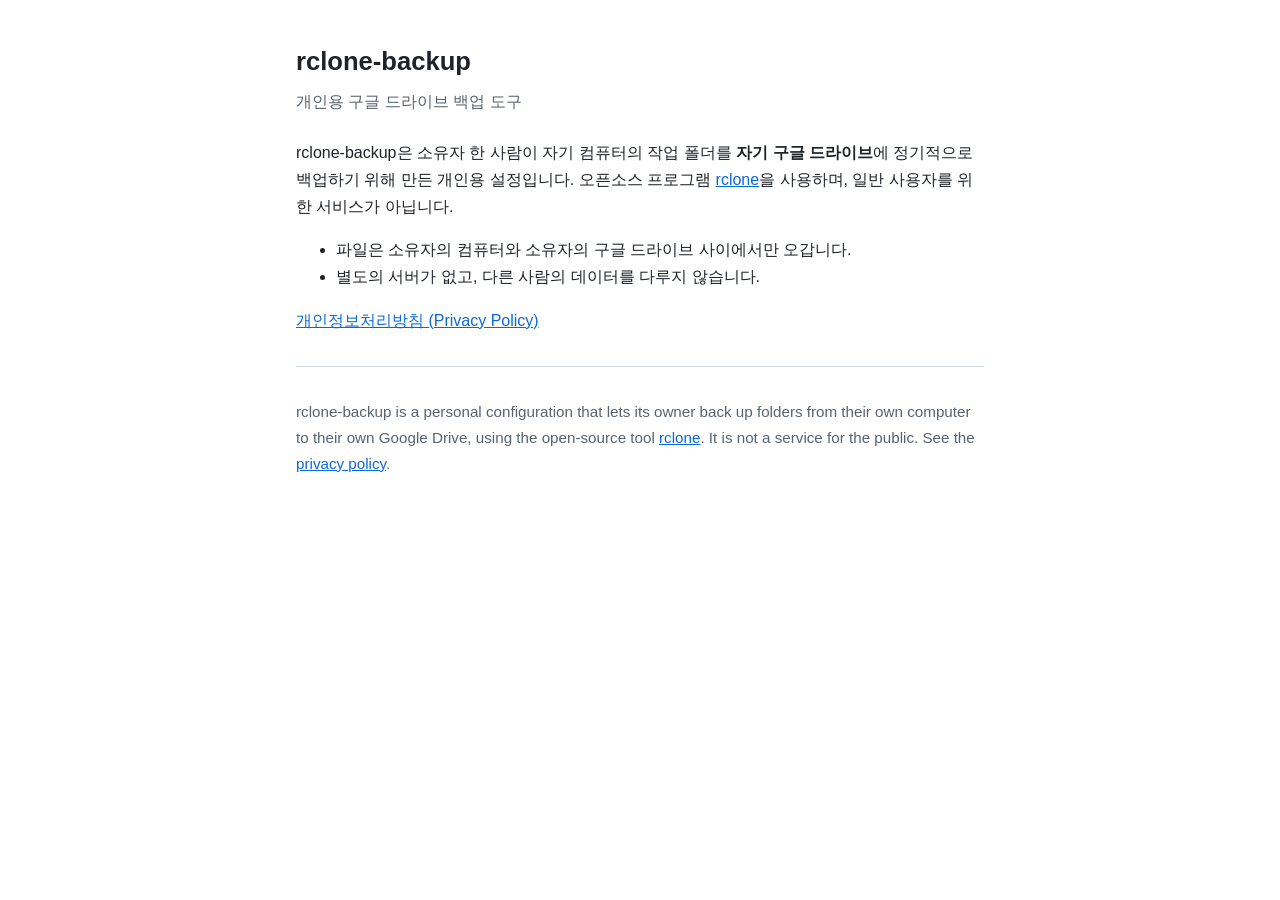
<file: index.html>
<!doctype html>
<html lang="ko">
<head>
<meta charset="utf-8">
<meta name="viewport" content="width=device-width, initial-scale=1">
<title>rclone-backup</title>
<link rel="stylesheet" href="style.css">
</head>
<body>
<main>
  <h1>rclone-backup</h1>
  <p class="sub">개인용 구글 드라이브 백업 도구</p>

  <p>rclone-backup은 소유자 한 사람이 자기 컴퓨터의 작업 폴더를 <strong>자기 구글 드라이브</strong>에 정기적으로 백업하기 위해 만든 개인용 설정입니다.
  오픈소스 프로그램 <a href="https://rclone.org/">rclone</a>을 사용하며, 일반 사용자를 위한 서비스가 아닙니다.</p>

  <ul>
    <li>파일은 소유자의 컴퓨터와 소유자의 구글 드라이브 사이에서만 오갑니다.</li>
    <li>별도의 서버가 없고, 다른 사람의 데이터를 다루지 않습니다.</li>
  </ul>

  <p><a href="privacy.html">개인정보처리방침 (Privacy Policy)</a></p>

  <hr>
  <p class="en">rclone-backup is a personal configuration that lets its owner back up folders from their own computer to their own Google Drive,
  using the open-source tool <a href="https://rclone.org/">rclone</a>. It is not a service for the public. See the <a href="privacy.html">privacy policy</a>.</p>
</main>
</body>
</html>
</file>
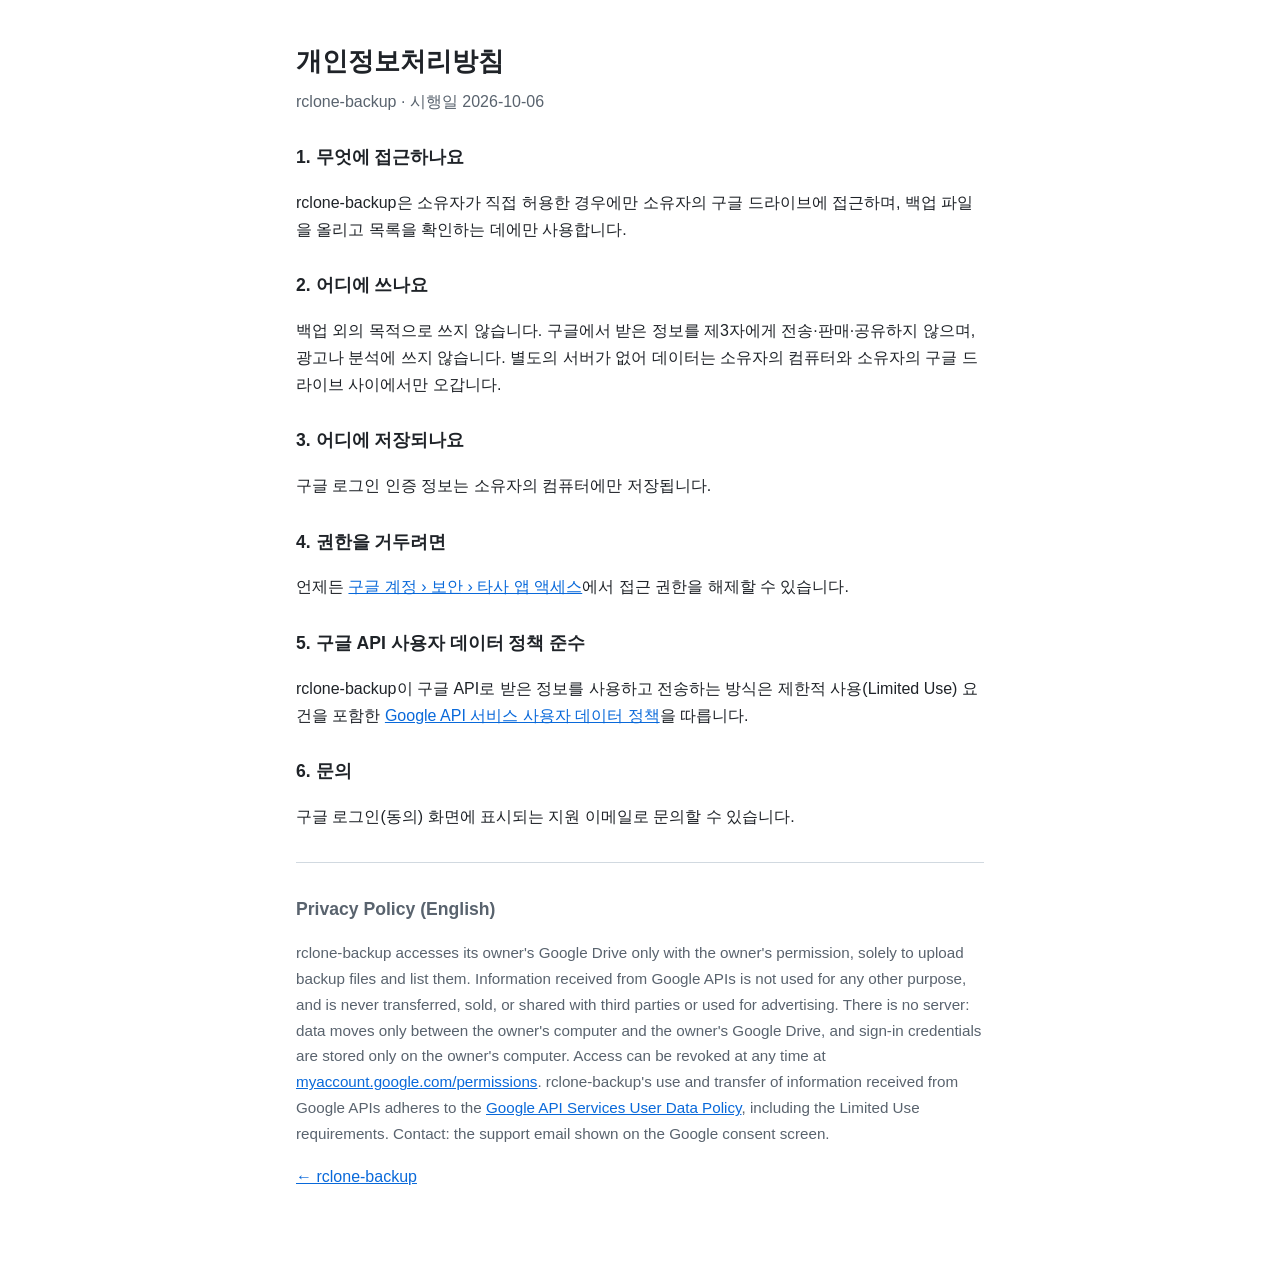
<file: privacy.html>
<!doctype html>
<html lang="ko">
<head>
<meta charset="utf-8">
<meta name="viewport" content="width=device-width, initial-scale=1">
<title>개인정보처리방침 – rclone-backup</title>
<link rel="stylesheet" href="style.css">
</head>
<body>
<main>
  <h1>개인정보처리방침</h1>
  <p class="sub">rclone-backup · 시행일 2026-10-06</p>

  <h2>1. 무엇에 접근하나요</h2>
  <p>rclone-backup은 소유자가 직접 허용한 경우에만 소유자의 구글 드라이브에 접근하며, 백업 파일을 올리고 목록을 확인하는 데에만 사용합니다.</p>

  <h2>2. 어디에 쓰나요</h2>
  <p>백업 외의 목적으로 쓰지 않습니다. 구글에서 받은 정보를 제3자에게 전송·판매·공유하지 않으며, 광고나 분석에 쓰지 않습니다.
  별도의 서버가 없어 데이터는 소유자의 컴퓨터와 소유자의 구글 드라이브 사이에서만 오갑니다.</p>

  <h2>3. 어디에 저장되나요</h2>
  <p>구글 로그인 인증 정보는 소유자의 컴퓨터에만 저장됩니다.</p>

  <h2>4. 권한을 거두려면</h2>
  <p>언제든 <a href="https://myaccount.google.com/permissions">구글 계정 › 보안 › 타사 앱 액세스</a>에서 접근 권한을 해제할 수 있습니다.</p>

  <h2>5. 구글 API 사용자 데이터 정책 준수</h2>
  <p>rclone-backup이 구글 API로 받은 정보를 사용하고 전송하는 방식은 제한적 사용(Limited Use) 요건을 포함한
  <a href="https://developers.google.com/terms/api-services-user-data-policy">Google API 서비스 사용자 데이터 정책</a>을 따릅니다.</p>

  <h2>6. 문의</h2>
  <p>구글 로그인(동의) 화면에 표시되는 지원 이메일로 문의할 수 있습니다.</p>

  <hr>
  <div class="en">
    <h2>Privacy Policy (English)</h2>
    <p>rclone-backup accesses its owner's Google Drive only with the owner's permission, solely to upload backup files and list them.
    Information received from Google APIs is not used for any other purpose, and is never transferred, sold, or shared with third parties or used for advertising.
    There is no server: data moves only between the owner's computer and the owner's Google Drive, and sign-in credentials are stored only on the owner's computer.
    Access can be revoked at any time at <a href="https://myaccount.google.com/permissions">myaccount.google.com/permissions</a>.
    rclone-backup's use and transfer of information received from Google APIs adheres to the
    <a href="https://developers.google.com/terms/api-services-user-data-policy">Google API Services User Data Policy</a>, including the Limited Use requirements.
    Contact: the support email shown on the Google consent screen.</p>
  </div>
  <p><a href="./">← rclone-backup</a></p>
</main>
</body>
</html>
</file>
<file: style.css>
:root { --bg: #ffffff; --fg: #1f2328; --muted: #59636e; --line: #d1d9e0; --accent: #0969da; }
@media (prefers-color-scheme: dark) { :root { --bg: #0d1117; --fg: #e6edf3; --muted: #9198a1; --line: #3d444d; --accent: #4493f8; } }
* { box-sizing: border-box; }
body { margin: 0; background: var(--bg); color: var(--fg); font: 16px/1.7 -apple-system, "Segoe UI", "Malgun Gothic", sans-serif; }
main { max-width: 720px; margin: 0 auto; padding: 40px 16px 64px; }
h1 { font-size: 1.6rem; margin: 0 0 4px; } h2 { font-size: 1.1rem; margin: 28px 0 6px; }
.sub { color: var(--muted); margin: 0 0 24px; } a { color: var(--accent); }
hr { border: 0; border-top: 1px solid var(--line); margin: 32px 0; } .en { color: var(--muted); font-size: .95rem; }
</file>
